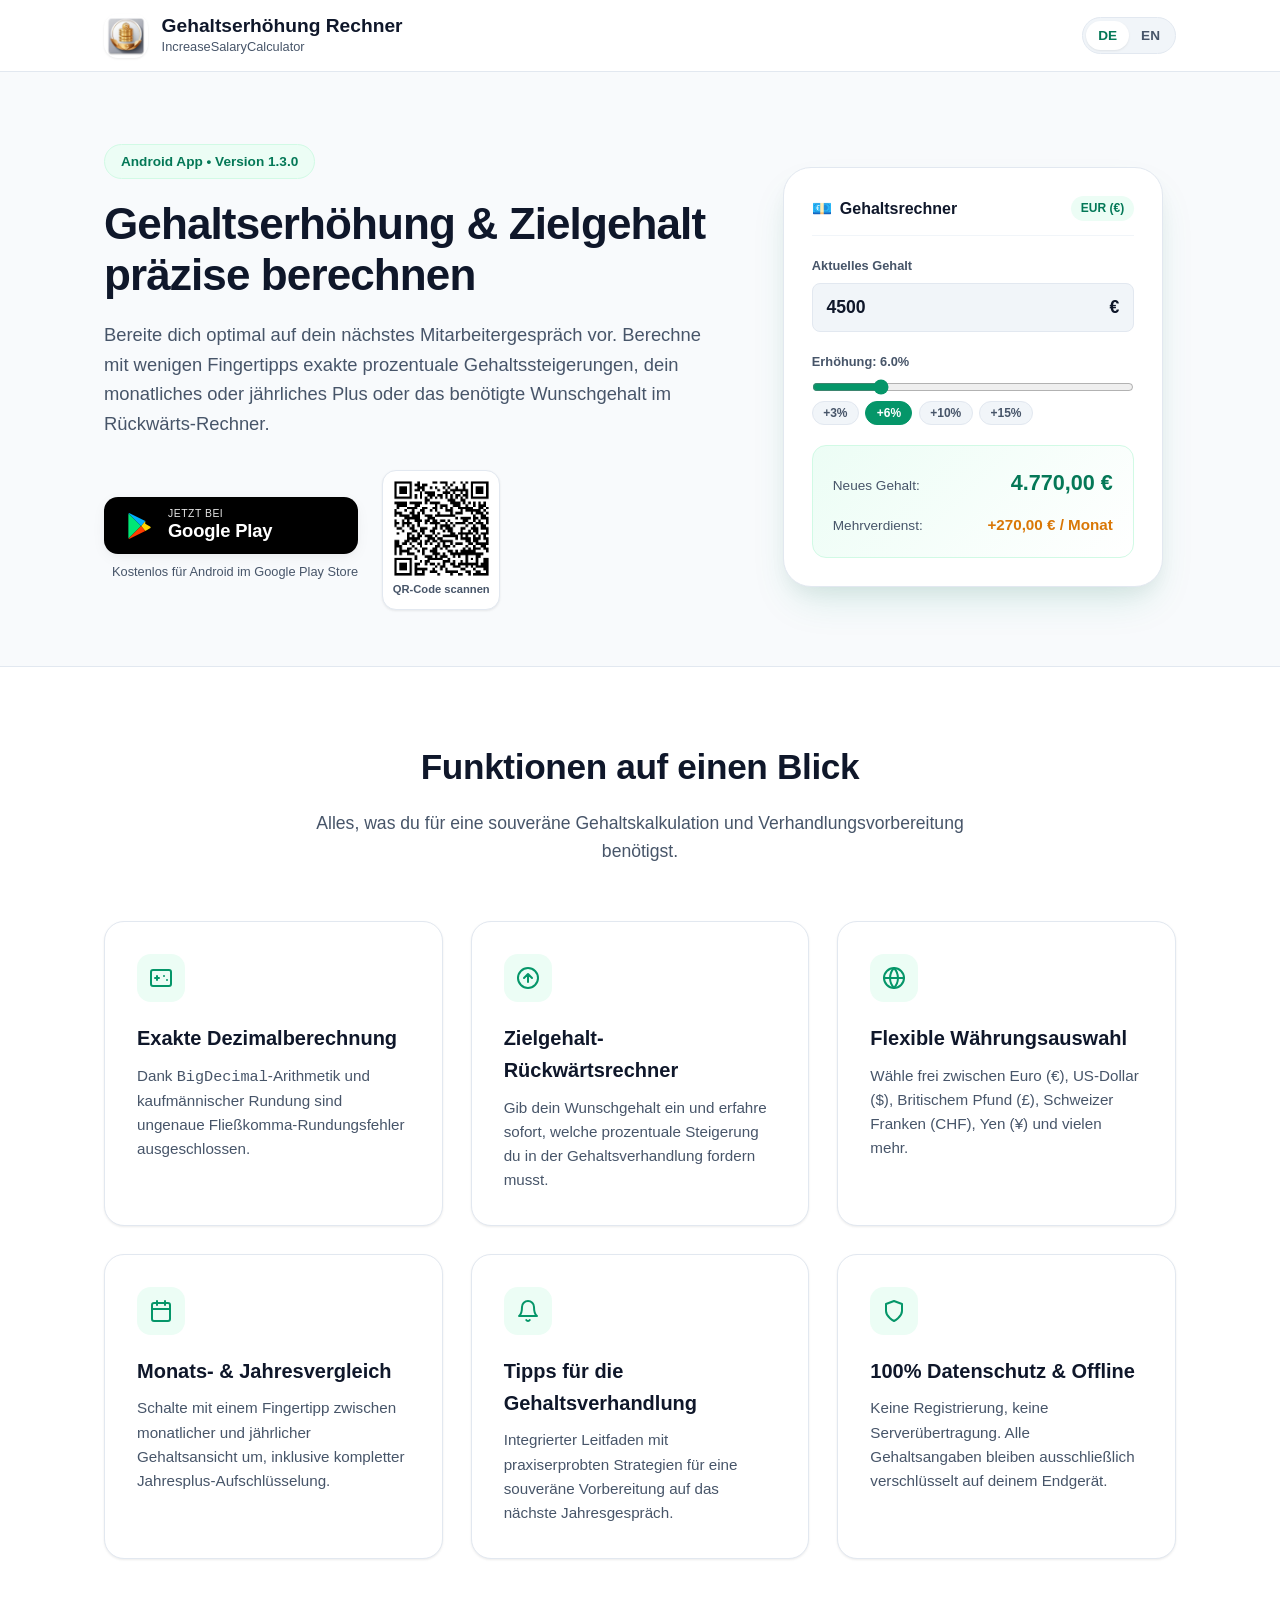
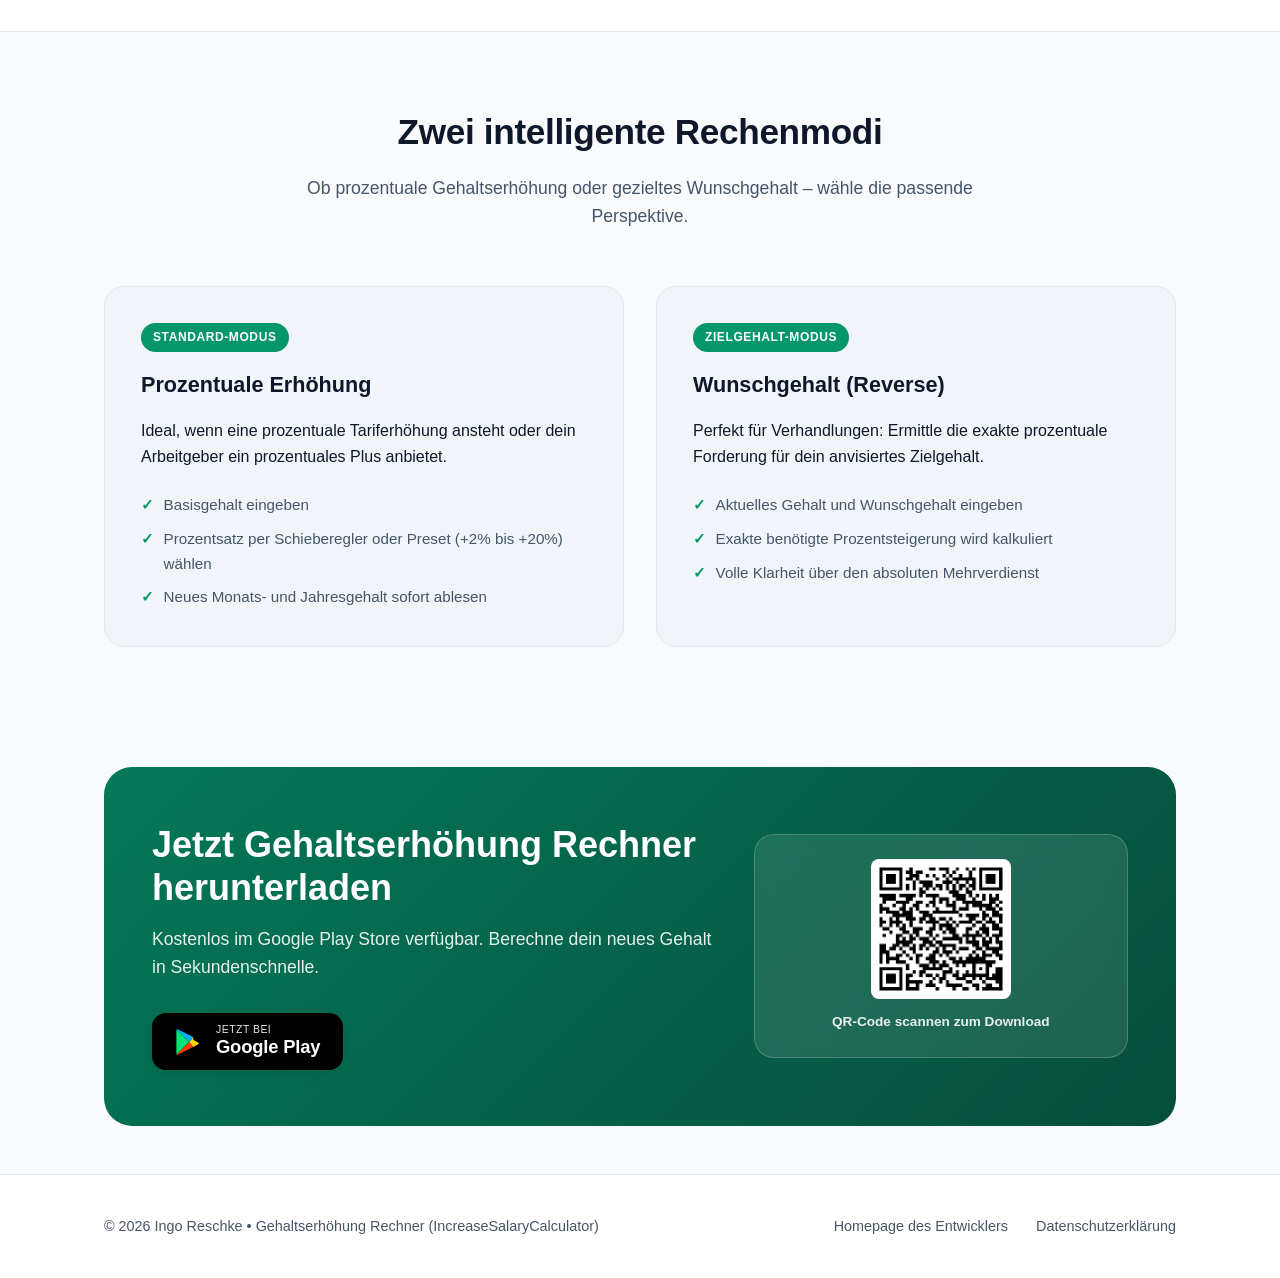
<file: website/index.html>
<!DOCTYPE html>
<html lang="de">
<head>
    <meta charset="UTF-8">
    <meta name="viewport" content="width=device-width, initial-scale=1.0">
    <title>Gehaltserhöhung Rechner - Android App</title>
    <meta name="description" content="Gehaltserhöhung Rechner (IncreaseSalaryCalculator) – Exakte kaufmännische Berechnung von Gehaltserhöhungen, Wunschgehältern und Mehrverdienst für Android.">
    <meta name="keywords" content="Gehaltserhöhung Rechner, Gehaltsrechner, Lohnanpassung, Zielgehalt berechnen, Android App, Gehaltsverhandlung">
    <meta name="theme-color" content="#059669">
    <link rel="stylesheet" href="css/style.css">
    <link rel="icon" href="img/icon.png" type="image/png">
</head>
<body>

    <!-- Header Navigation -->
    <header class="site-header">
        <div class="container">
            <nav class="nav-wrapper" aria-label="Hauptnavigation">
                <a href="index.html" class="brand">
                    <img src="img/icon.png" alt="Gehaltserhöhung Rechner App Icon" class="brand-icon" width="44" height="44">
                    <div class="brand-title">
                        <span class="brand-name">Gehaltserhöhung Rechner</span>
                        <span class="brand-subtitle">IncreaseSalaryCalculator</span>
                    </div>
                </a>
                <div class="header-actions">
                    <div class="lang-switch" role="group" aria-label="Sprachauswahl">
                        <a href="index.html" class="active" aria-current="page">DE</a>
                        <a href="index-en.html" title="Switch to English">EN</a>
                    </div>
                </div>
            </nav>
        </div>
    </header>

    <main id="main-content">
        <!-- Hero Section -->
        <section class="hero">
            <div class="container">
                <div class="hero-grid">
                    <div class="hero-content">
                        <div class="hero-badge">
                            <span>Android App • Version 1.3.0</span>
                        </div>
                        <h1>Gehaltserhöhung &amp; Zielgehalt präzise berechnen</h1>
                        <p class="lead">
                            Bereite dich optimal auf dein nächstes Mitarbeitergespräch vor. Berechne mit wenigen Fingertipps exakte prozentuale Gehaltssteigerungen, dein monatliches oder jährliches Plus oder das benötigte Wunschgehalt im Rückwärts-Rechner.
                        </p>
                        
                        <div class="download-cta-box">
                            <div class="cta-buttons">
                                <a href="https://play.google.com/store/apps/details?id=de.ingoreschke.increasesalarycalculator" target="_blank" rel="noopener noreferrer" class="play-badge-link" id="hero-play-button">
                                    <svg class="play-badge-svg" viewBox="0 0 512 512" fill="none" xmlns="http://www.w3.org/2000/svg" aria-hidden="true">
                                        <path d="M47.1 27.2C44.5 35.6 43 45.4 43 56.6v398.8c0 11.2 1.5 21 4.1 29.4l228.6-228.6L47.1 27.2z" fill="#00E676"/>
                                        <path d="M352.5 163.6L275.7 256.2l76.8 92.6 86.8-50.1c16.3-9.4 16.3-24.8 0-34.2l-86.8-50.9z" fill="#FFD600"/>
                                        <path d="M47.1 27.2c6.9-4.8 16.2-7.2 27.6-.6l277.8 137-76.8 92.6L47.1 27.2z" fill="#00B0FF"/>
                                        <path d="M275.7 256.2l76.8 92.6-277.8 137c-11.4 6.6-20.7 4.2-27.6-.6l228.6-229z" fill="#FF3D00"/>
                                    </svg>
                                    <div class="play-badge-text">
                                        <span class="play-badge-subtitle">Jetzt bei</span>
                                        <span class="play-badge-title">Google Play</span>
                                    </div>
                                </a>
                                <span class="cta-note">Kostenlos für Android im Google Play Store</span>
                            </div>

                            <div class="cta-qr">
                                <img src="img/qr_code_isc.png" alt="QR-Code zum Google Play Store Download" width="95" height="95">
                                <div class="cta-qr-label">QR-Code scannen</div>
                            </div>
                        </div>
                    </div>

                    <!-- Interactive Live Preview Mockup -->
                    <div class="hero-visual">
                        <div class="interactive-mockup" aria-label="Interaktive App-Vorschau">
                            <div class="mockup-header">
                                <div class="mockup-app-title">
                                    <span>💶</span> Gehaltsrechner
                                </div>
                                <div class="mockup-currency-badge" id="demo-curr-label">EUR (€)</div>
                            </div>

                            <div class="mockup-input-group">
                                <label class="mockup-label" for="demo-base">Aktuelles Gehalt</label>
                                <div class="mockup-input-field">
                                    <input type="number" id="demo-base" value="4500" min="0" step="50" aria-label="Basisgehalt">
                                    <span>€</span>
                                </div>
                            </div>

                            <div class="mockup-input-group">
                                <label class="mockup-label" for="demo-pct">Erhöhung: <strong id="demo-pct-val">6.0%</strong></label>
                                <input type="range" id="demo-pct" min="0" max="30" step="0.5" value="6" class="mockup-slider" aria-label="Prozent-Schieberegler">
                                <div class="mockup-chips">
                                    <button type="button" class="mockup-chip" onclick="setPreset(3)">+3%</button>
                                    <button type="button" class="mockup-chip active" onclick="setPreset(6)">+6%</button>
                                    <button type="button" class="mockup-chip" onclick="setPreset(10)">+10%</button>
                                    <button type="button" class="mockup-chip" onclick="setPreset(15)">+15%</button>
                                </div>
                            </div>

                            <div class="mockup-result-card">
                                <div class="mockup-result-row">
                                    <span class="mockup-result-label">Neues Gehalt:</span>
                                    <span class="mockup-result-value" id="demo-res-new">4.770,00 €</span>
                                </div>
                                <div class="mockup-result-row">
                                    <span class="mockup-result-label">Mehrverdienst:</span>
                                    <span class="mockup-result-diff" id="demo-res-diff">+270,00 € / Monat</span>
                                </div>
                            </div>
                        </div>
                    </div>
                </div>
            </div>
        </section>

        <!-- Features Section -->
        <section class="section section-alt" id="funktionen">
            <div class="container">
                <div class="section-header">
                    <h2>Funktionen auf einen Blick</h2>
                    <p>Alles, was du für eine souveräne Gehaltskalkulation und Verhandlungsvorbereitung benötigst.</p>
                </div>

                <div class="features-grid">
                    <div class="feature-card">
                        <div class="feature-icon" aria-hidden="true">
                            <svg viewBox="0 0 24 24" fill="none" stroke="currentColor" stroke-width="2" stroke-linecap="round" stroke-linejoin="round">
                                <rect x="2" y="4" width="20" height="16" rx="2"></rect>
                                <line x1="6" y1="12" x2="10" y2="12"></line>
                                <line x1="8" y1="10" x2="8" y2="14"></line>
                                <line x1="15" y1="10" x2="15" y2="10.01"></line>
                                <line x1="18" y1="14" x2="18" y2="14.01"></line>
                            </svg>
                        </div>
                        <h3>Exakte Dezimalberechnung</h3>
                        <p>Dank <code>BigDecimal</code>-Arithmetik und kaufmännischer Rundung sind ungenaue Fließkomma-Rundungsfehler ausgeschlossen.</p>
                    </div>

                    <div class="feature-card">
                        <div class="feature-icon" aria-hidden="true">
                            <svg viewBox="0 0 24 24" fill="none" stroke="currentColor" stroke-width="2" stroke-linecap="round" stroke-linejoin="round">
                                <circle cx="12" cy="12" r="10"></circle>
                                <path d="M16 12l-4-4-4 4M12 16V9"></path>
                            </svg>
                        </div>
                        <h3>Zielgehalt-Rückwärtsrechner</h3>
                        <p>Gib dein Wunschgehalt ein und erfahre sofort, welche prozentuale Steigerung du in der Gehaltsverhandlung fordern musst.</p>
                    </div>

                    <div class="feature-card">
                        <div class="feature-icon" aria-hidden="true">
                            <svg viewBox="0 0 24 24" fill="none" stroke="currentColor" stroke-width="2" stroke-linecap="round" stroke-linejoin="round">
                                <circle cx="12" cy="12" r="10"></circle>
                                <line x1="2" y1="12" x2="22" y2="12"></line>
                                <path d="M12 2a15.3 15.3 0 0 1 4 10 15.3 15.3 0 0 1-4 10 15.3 15.3 0 0 1-4-10 15.3 15.3 0 0 1 4-10z"></path>
                            </svg>
                        </div>
                        <h3>Flexible Währungsauswahl</h3>
                        <p>Wähle frei zwischen Euro (€), US-Dollar ($), Britischem Pfund (£), Schweizer Franken (CHF), Yen (¥) und vielen mehr.</p>
                    </div>

                    <div class="feature-card">
                        <div class="feature-icon" aria-hidden="true">
                            <svg viewBox="0 0 24 24" fill="none" stroke="currentColor" stroke-width="2" stroke-linecap="round" stroke-linejoin="round">
                                <rect x="3" y="4" width="18" height="18" rx="2" ry="2"></rect>
                                <line x1="16" y1="2" x2="16" y2="6"></line>
                                <line x1="8" y1="2" x2="8" y2="6"></line>
                                <line x1="3" y1="10" x2="21" y2="10"></line>
                            </svg>
                        </div>
                        <h3>Monats- &amp; Jahresvergleich</h3>
                        <p>Schalte mit einem Fingertipp zwischen monatlicher und jährlicher Gehaltsansicht um, inklusive kompletter Jahresplus-Aufschlüsselung.</p>
                    </div>

                    <div class="feature-card">
                        <div class="feature-icon" aria-hidden="true">
                            <svg viewBox="0 0 24 24" fill="none" stroke="currentColor" stroke-width="2" stroke-linecap="round" stroke-linejoin="round">
                                <path d="M18 8A6 6 0 0 0 6 8c0 7-3 9-3 9h18s-3-2-3-9"></path>
                                <path d="M13.73 21a2 2 0 0 1-3.46 0"></path>
                            </svg>
                        </div>
                        <h3>Tipps für die Gehaltsverhandlung</h3>
                        <p>Integrierter Leitfaden mit praxiserprobten Strategien für eine souveräne Vorbereitung auf das nächste Jahresgespräch.</p>
                    </div>

                    <div class="feature-card">
                        <div class="feature-icon" aria-hidden="true">
                            <svg viewBox="0 0 24 24" fill="none" stroke="currentColor" stroke-width="2" stroke-linecap="round" stroke-linejoin="round">
                                <path d="M12 22s8-4 8-10V5l-8-3-8 3v7c0 6 8 10 8 10z"></path>
                            </svg>
                        </div>
                        <h3>100% Datenschutz &amp; Offline</h3>
                        <p>Keine Registrierung, keine Serverübertragung. Alle Gehaltsangaben bleiben ausschließlich verschlüsselt auf deinem Endgerät.</p>
                    </div>
                </div>
            </div>
        </section>

        <!-- Calculation Modes Comparison -->
        <section class="section" id="modi">
            <div class="container">
                <div class="section-header">
                    <h2>Zwei intelligente Rechenmodi</h2>
                    <p>Ob prozentuale Gehaltserhöhung oder gezieltes Wunschgehalt – wähle die passende Perspektive.</p>
                </div>

                <div class="modes-grid">
                    <div class="mode-card">
                        <span class="mode-badge">Standard-Modus</span>
                        <h3>Prozentuale Erhöhung</h3>
                        <p>Ideal, wenn eine prozentuale Tariferhöhung ansteht oder dein Arbeitgeber ein prozentuales Plus anbietet.</p>
                        <ul>
                            <li>Basisgehalt eingeben</li>
                            <li>Prozentsatz per Schieberegler oder Preset (+2% bis +20%) wählen</li>
                            <li>Neues Monats- und Jahresgehalt sofort ablesen</li>
                        </ul>
                    </div>

                    <div class="mode-card">
                        <span class="mode-badge">Zielgehalt-Modus</span>
                        <h3>Wunschgehalt (Reverse)</h3>
                        <p>Perfekt für Verhandlungen: Ermittle die exakte prozentuale Forderung für dein anvisiertes Zielgehalt.</p>
                        <ul>
                            <li>Aktuelles Gehalt und Wunschgehalt eingeben</li>
                            <li>Exakte benötigte Prozentsteigerung wird kalkuliert</li>
                            <li>Volle Klarheit über den absoluten Mehrverdienst</li>
                        </ul>
                    </div>
                </div>
            </div>
        </section>

        <!-- Download CTA Section -->
        <section class="container" id="download">
            <div class="download-section">
                <div class="download-inner">
                    <div class="download-content">
                        <h2>Jetzt Gehaltserhöhung Rechner herunterladen</h2>
                        <p>Kostenlos im Google Play Store verfügbar. Berechne dein neues Gehalt in Sekundenschnelle.</p>
                        <div class="download-actions">
                            <a href="https://play.google.com/store/apps/details?id=de.ingoreschke.increasesalarycalculator" target="_blank" rel="noopener noreferrer" class="play-badge-link" id="footer-play-button">
                                <svg class="play-badge-svg" viewBox="0 0 512 512" fill="none" xmlns="http://www.w3.org/2000/svg" aria-hidden="true">
                                    <path d="M47.1 27.2C44.5 35.6 43 45.4 43 56.6v398.8c0 11.2 1.5 21 4.1 29.4l228.6-228.6L47.1 27.2z" fill="#00E676"/>
                                    <path d="M352.5 163.6L275.7 256.2l76.8 92.6 86.8-50.1c16.3-9.4 16.3-24.8 0-34.2l-86.8-50.9z" fill="#FFD600"/>
                                    <path d="M47.1 27.2c6.9-4.8 16.2-7.2 27.6-.6l277.8 137-76.8 92.6L47.1 27.2z" fill="#00B0FF"/>
                                    <path d="M275.7 256.2l76.8 92.6-277.8 137c-11.4 6.6-20.7 4.2-27.6-.6l228.6-229z" fill="#FF3D00"/>
                                </svg>
                                <div class="play-badge-text">
                                    <span class="play-badge-subtitle">Jetzt bei</span>
                                    <span class="play-badge-title">Google Play</span>
                                </div>
                            </a>
                        </div>
                    </div>

                    <div class="download-qr-box">
                        <img src="img/qr_code_isc.png" alt="QR-Code zum Download der App" width="140" height="140">
                        <span>QR-Code scannen zum Download</span>
                    </div>
                </div>
            </div>
        </section>
    </main>

    <!-- Footer -->
    <footer class="site-footer">
        <div class="container">
            <div class="footer-inner">
                <div class="footer-copy">
                    &copy; 2026 Ingo Reschke • Gehaltserhöhung Rechner (IncreaseSalaryCalculator)
                </div>
                <div class="footer-links">
                    <a href="https://ingo-reschke.de/" target="_blank" rel="noopener noreferrer">Homepage des Entwicklers</a>
                    <a href="privacypolicy.html">Datenschutzerklärung</a>
                </div>
            </div>
        </div>
    </footer>

    <!-- Interactive Demo Script -->
    <script>
        const baseInput = document.getElementById('demo-base');
        const pctInput = document.getElementById('demo-pct');
        const pctLabel = document.getElementById('demo-pct-val');
        const resNew = document.getElementById('demo-res-new');
        const resDiff = document.getElementById('demo-res-diff');
        const chips = document.querySelectorAll('.mockup-chip');

        function formatCurrency(val) {
            return new Intl.NumberFormat('de-DE', { style: 'currency', currency: 'EUR' }).format(val);
        }

        function updateCalc() {
            const base = parseFloat(baseInput.value) || 0;
            const pct = parseFloat(pctInput.value) || 0;
            pctLabel.textContent = pct.toFixed(1) + '%';
            
            const diff = base * (pct / 100);
            const total = base + diff;

            resNew.textContent = formatCurrency(total);
            resDiff.textContent = '+' + formatCurrency(diff) + ' / Monat';
        }

        function setPreset(val) {
            pctInput.value = val;
            chips.forEach(chip => {
                chip.classList.toggle('active', chip.textContent.includes(val + '%'));
            });
            updateCalc();
        }

        baseInput.addEventListener('input', updateCalc);
        pctInput.addEventListener('input', () => {
            chips.forEach(chip => chip.classList.remove('active'));
            updateCalc();
        });

        updateCalc();
    </script>

</body>
</html>
</file>
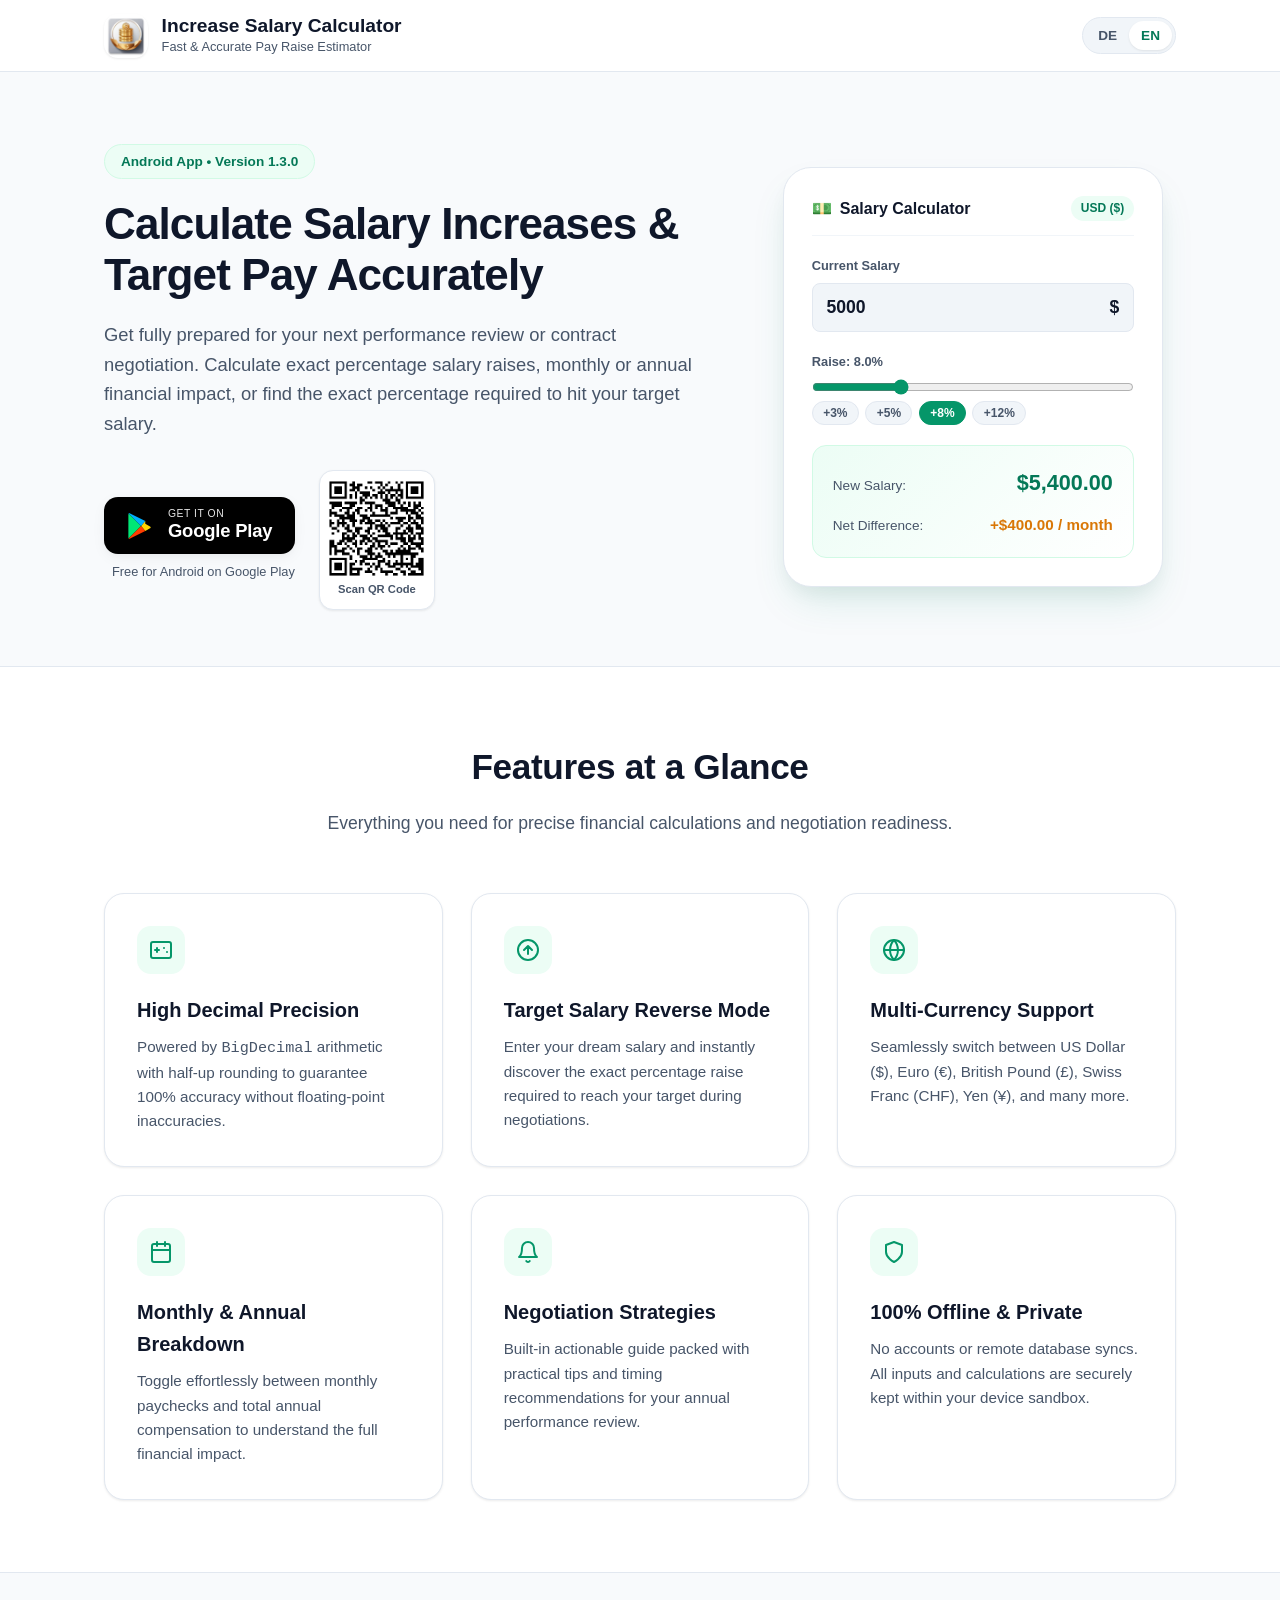
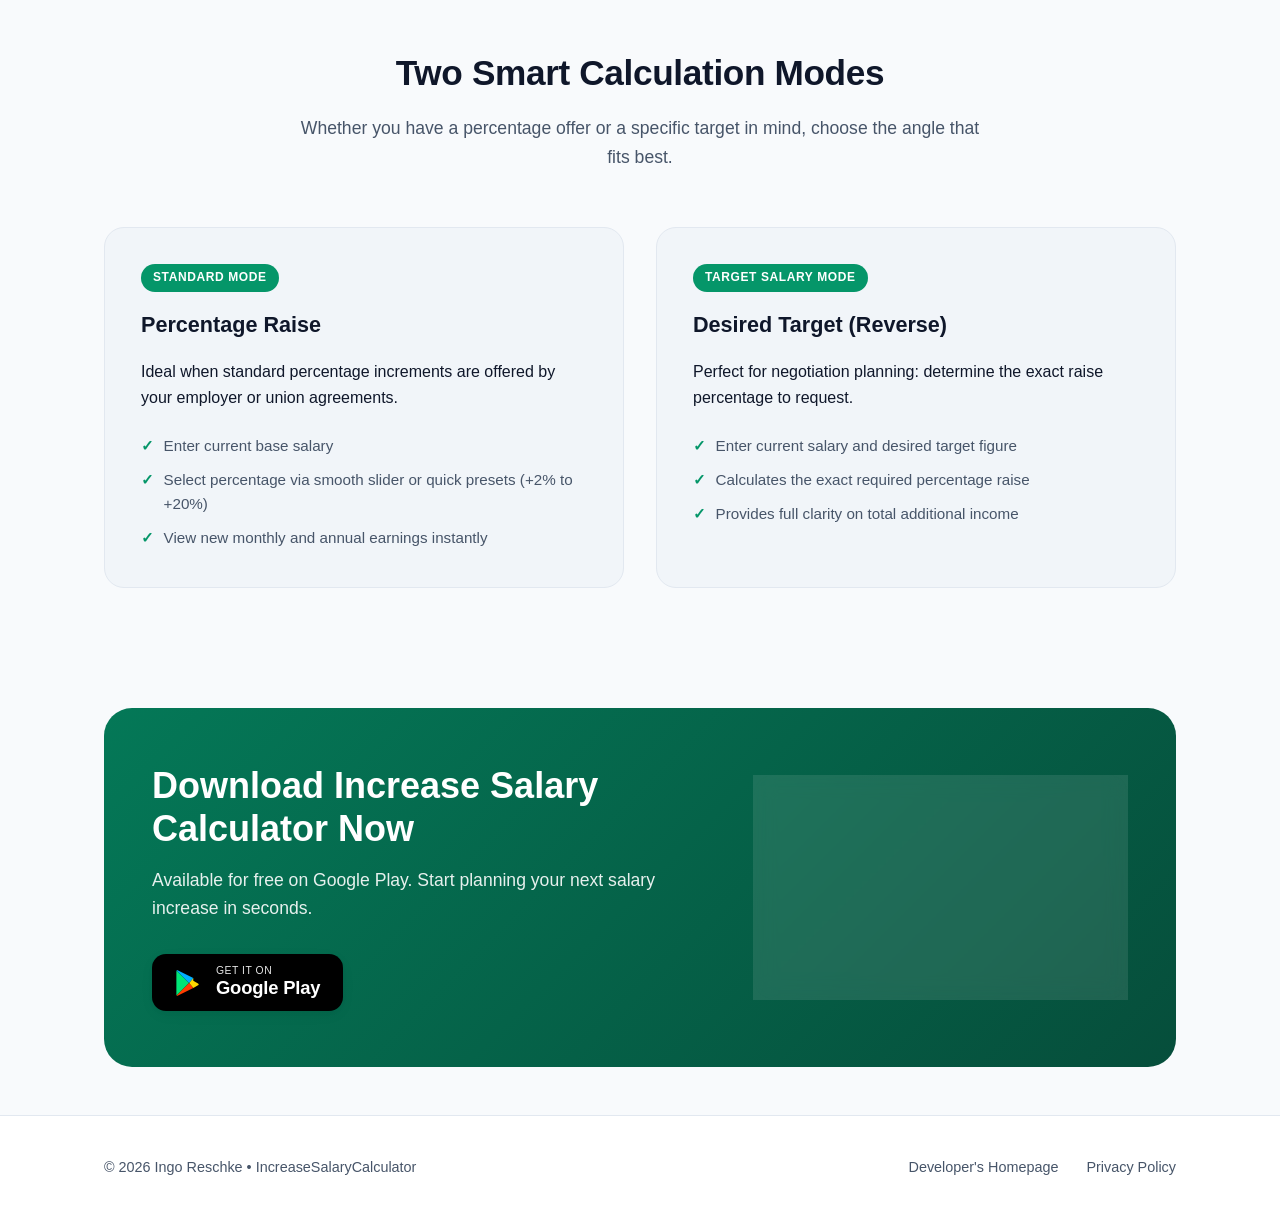
<file: website/index-en.html>
<!DOCTYPE html>
<html lang="en">
<head>
    <meta charset="UTF-8">
    <meta name="viewport" content="width=device-width, initial-scale=1.0">
    <title>Increase Salary Calculator - Android App</title>
    <meta name="description" content="IncreaseSalaryCalculator – Fast, accurate salary raise and target pay calculator for Android with multi-currency support and negotiation tips.">
    <meta name="keywords" content="Salary Increase Calculator, Pay Raise Calculator, Target Salary, Salary Negotiation, Android App">
    <meta name="theme-color" content="#059669">
    <link rel="stylesheet" href="css/style.css">
    <link rel="icon" href="img/icon.png" type="image/png">
</head>
<body>

    <!-- Header Navigation -->
    <header class="site-header">
        <div class="container">
            <nav class="nav-wrapper" aria-label="Main Navigation">
                <a href="index-en.html" class="brand">
                    <img src="img/icon.png" alt="Increase Salary Calculator App Icon" class="brand-icon" width="44" height="44">
                    <div class="brand-title">
                        <span class="brand-name">Increase Salary Calculator</span>
                        <span class="brand-subtitle">Fast &amp; Accurate Pay Raise Estimator</span>
                    </div>
                </a>
                <div class="header-actions">
                    <div class="lang-switch" role="group" aria-label="Language Selector">
                        <a href="index.html" title="Zur deutschen Version">DE</a>
                        <a href="index-en.html" class="active" aria-current="page">EN</a>
                    </div>
                </div>
            </nav>
        </div>
    </header>

    <main id="main-content">
        <!-- Hero Section -->
        <section class="hero">
            <div class="container">
                <div class="hero-grid">
                    <div class="hero-content">
                        <div class="hero-badge">
                            <span>Android App • Version 1.3.0</span>
                        </div>
                        <h1>Calculate Salary Increases &amp; Target Pay Accurately</h1>
                        <p class="lead">
                            Get fully prepared for your next performance review or contract negotiation. Calculate exact percentage salary raises, monthly or annual financial impact, or find the exact percentage required to hit your target salary.
                        </p>
                        
                        <div class="download-cta-box">
                            <div class="cta-buttons">
                                <a href="https://play.google.com/store/apps/details?id=de.ingoreschke.increasesalarycalculator" target="_blank" rel="noopener noreferrer" class="play-badge-link" id="hero-play-button">
                                    <svg class="play-badge-svg" viewBox="0 0 512 512" fill="none" xmlns="http://www.w3.org/2000/svg" aria-hidden="true">
                                        <path d="M47.1 27.2C44.5 35.6 43 45.4 43 56.6v398.8c0 11.2 1.5 21 4.1 29.4l228.6-228.6L47.1 27.2z" fill="#00E676"/>
                                        <path d="M352.5 163.6L275.7 256.2l76.8 92.6 86.8-50.1c16.3-9.4 16.3-24.8 0-34.2l-86.8-50.9z" fill="#FFD600"/>
                                        <path d="M47.1 27.2c6.9-4.8 16.2-7.2 27.6-.6l277.8 137-76.8 92.6L47.1 27.2z" fill="#00B0FF"/>
                                        <path d="M275.7 256.2l76.8 92.6-277.8 137c-11.4 6.6-20.7 4.2-27.6-.6l228.6-229z" fill="#FF3D00"/>
                                    </svg>
                                    <div class="play-badge-text">
                                        <span class="play-badge-subtitle">GET IT ON</span>
                                        <span class="play-badge-title">Google Play</span>
                                    </div>
                                </a>
                                <span class="cta-note">Free for Android on Google Play</span>
                            </div>

                            <div class="cta-qr">
                                <img src="img/qr_code_isc.png" alt="QR Code for Google Play Store download" width="95" height="95">
                                <div class="cta-qr-label">Scan QR Code</div>
                            </div>
                        </div>
                    </div>

                    <!-- Interactive Live Preview Mockup -->
                    <div class="hero-visual">
                        <div class="interactive-mockup" aria-label="Interactive App Preview">
                            <div class="mockup-header">
                                <div class="mockup-app-title">
                                    <span>💵</span> Salary Calculator
                                </div>
                                <div class="mockup-currency-badge" id="demo-curr-label">USD ($)</div>
                            </div>

                            <div class="mockup-input-group">
                                <label class="mockup-label" for="demo-base">Current Salary</label>
                                <div class="mockup-input-field">
                                    <input type="number" id="demo-base" value="5000" min="0" step="100" aria-label="Base salary">
                                    <span>$</span>
                                </div>
                            </div>

                            <div class="mockup-input-group">
                                <label class="mockup-label" for="demo-pct">Raise: <strong id="demo-pct-val">8.0%</strong></label>
                                <input type="range" id="demo-pct" min="0" max="30" step="0.5" value="8" class="mockup-slider" aria-label="Percentage slider">
                                <div class="mockup-chips">
                                    <button type="button" class="mockup-chip" onclick="setPreset(3)">+3%</button>
                                    <button type="button" class="mockup-chip" onclick="setPreset(5)">+5%</button>
                                    <button type="button" class="mockup-chip active" onclick="setPreset(8)">+8%</button>
                                    <button type="button" class="mockup-chip" onclick="setPreset(12)">+12%</button>
                                </div>
                            </div>

                            <div class="mockup-result-card">
                                <div class="mockup-result-row">
                                    <span class="mockup-result-label">New Salary:</span>
                                    <span class="mockup-result-value" id="demo-res-new">$5,400.00</span>
                                </div>
                                <div class="mockup-result-row">
                                    <span class="mockup-result-label">Net Difference:</span>
                                    <span class="mockup-result-diff" id="demo-res-diff">+$400.00 / month</span>
                                </div>
                            </div>
                        </div>
                    </div>
                </div>
            </div>
        </section>

        <!-- Features Section -->
        <section class="section section-alt" id="features">
            <div class="container">
                <div class="section-header">
                    <h2>Features at a Glance</h2>
                    <p>Everything you need for precise financial calculations and negotiation readiness.</p>
                </div>

                <div class="features-grid">
                    <div class="feature-card">
                        <div class="feature-icon" aria-hidden="true">
                            <svg viewBox="0 0 24 24" fill="none" stroke="currentColor" stroke-width="2" stroke-linecap="round" stroke-linejoin="round">
                                <rect x="2" y="4" width="20" height="16" rx="2"></rect>
                                <line x1="6" y1="12" x2="10" y2="12"></line>
                                <line x1="8" y1="10" x2="8" y2="14"></line>
                                <line x1="15" y1="10" x2="15" y2="10.01"></line>
                                <line x1="18" y1="14" x2="18" y2="14.01"></line>
                            </svg>
                        </div>
                        <h3>High Decimal Precision</h3>
                        <p>Powered by <code>BigDecimal</code> arithmetic with half-up rounding to guarantee 100% accuracy without floating-point inaccuracies.</p>
                    </div>

                    <div class="feature-card">
                        <div class="feature-icon" aria-hidden="true">
                            <svg viewBox="0 0 24 24" fill="none" stroke="currentColor" stroke-width="2" stroke-linecap="round" stroke-linejoin="round">
                                <circle cx="12" cy="12" r="10"></circle>
                                <path d="M16 12l-4-4-4 4M12 16V9"></path>
                            </svg>
                        </div>
                        <h3>Target Salary Reverse Mode</h3>
                        <p>Enter your dream salary and instantly discover the exact percentage raise required to reach your target during negotiations.</p>
                    </div>

                    <div class="feature-card">
                        <div class="feature-icon" aria-hidden="true">
                            <svg viewBox="0 0 24 24" fill="none" stroke="currentColor" stroke-width="2" stroke-linecap="round" stroke-linejoin="round">
                                <circle cx="12" cy="12" r="10"></circle>
                                <line x1="2" y1="12" x2="22" y2="12"></line>
                                <path d="M12 2a15.3 15.3 0 0 1 4 10 15.3 15.3 0 0 1-4 10 15.3 15.3 0 0 1-4-10 15.3 15.3 0 0 1 4-10z"></path>
                            </svg>
                        </div>
                        <h3>Multi-Currency Support</h3>
                        <p>Seamlessly switch between US Dollar ($), Euro (€), British Pound (£), Swiss Franc (CHF), Yen (¥), and many more.</p>
                    </div>

                    <div class="feature-card">
                        <div class="feature-icon" aria-hidden="true">
                            <svg viewBox="0 0 24 24" fill="none" stroke="currentColor" stroke-width="2" stroke-linecap="round" stroke-linejoin="round">
                                <rect x="3" y="4" width="18" height="18" rx="2" ry="2"></rect>
                                <line x1="16" y1="2" x2="16" y2="6"></line>
                                <line x1="8" y1="2" x2="8" y2="6"></line>
                                <line x1="3" y1="10" x2="21" y2="10"></line>
                            </svg>
                        </div>
                        <h3>Monthly &amp; Annual Breakdown</h3>
                        <p>Toggle effortlessly between monthly paychecks and total annual compensation to understand the full financial impact.</p>
                    </div>

                    <div class="feature-card">
                        <div class="feature-icon" aria-hidden="true">
                            <svg viewBox="0 0 24 24" fill="none" stroke="currentColor" stroke-width="2" stroke-linecap="round" stroke-linejoin="round">
                                <path d="M18 8A6 6 0 0 0 6 8c0 7-3 9-3 9h18s-3-2-3-9"></path>
                                <path d="M13.73 21a2 2 0 0 1-3.46 0"></path>
                            </svg>
                        </div>
                        <h3>Negotiation Strategies</h3>
                        <p>Built-in actionable guide packed with practical tips and timing recommendations for your annual performance review.</p>
                    </div>

                    <div class="feature-card">
                        <div class="feature-icon" aria-hidden="true">
                            <svg viewBox="0 0 24 24" fill="none" stroke="currentColor" stroke-width="2" stroke-linecap="round" stroke-linejoin="round">
                                <path d="M12 22s8-4 8-10V5l-8-3-8 3v7c0 6 8 10 8 10z"></path>
                            </svg>
                        </div>
                        <h3>100% Offline &amp; Private</h3>
                        <p>No accounts or remote database syncs. All inputs and calculations are securely kept within your device sandbox.</p>
                    </div>
                </div>
            </div>
        </section>

        <!-- Calculation Modes Comparison -->
        <section class="section" id="modes">
            <div class="container">
                <div class="section-header">
                    <h2>Two Smart Calculation Modes</h2>
                    <p>Whether you have a percentage offer or a specific target in mind, choose the angle that fits best.</p>
                </div>

                <div class="modes-grid">
                    <div class="mode-card">
                        <span class="mode-badge">Standard Mode</span>
                        <h3>Percentage Raise</h3>
                        <p>Ideal when standard percentage increments are offered by your employer or union agreements.</p>
                        <ul>
                            <li>Enter current base salary</li>
                            <li>Select percentage via smooth slider or quick presets (+2% to +20%)</li>
                            <li>View new monthly and annual earnings instantly</li>
                        </ul>
                    </div>

                    <div class="mode-card">
                        <span class="mode-badge">Target Salary Mode</span>
                        <h3>Desired Target (Reverse)</h3>
                        <p>Perfect for negotiation planning: determine the exact raise percentage to request.</p>
                        <ul>
                            <li>Enter current salary and desired target figure</li>
                            <li>Calculates the exact required percentage raise</li>
                            <li>Provides full clarity on total additional income</li>
                        </ul>
                    </div>
                </div>
            </div>
        </section>

        <!-- Download CTA Section -->
        <section class="container" id="download">
            <div class="download-section">
                <div class="download-inner">
                    <div class="download-content">
                        <h2>Download Increase Salary Calculator Now</h2>
                        <p>Available for free on Google Play. Start planning your next salary increase in seconds.</p>
                        <div class="download-actions">
                            <a href="https://play.google.com/store/apps/details?id=de.ingoreschke.increasesalarycalculator" target="_blank" rel="noopener noreferrer" class="play-badge-link" id="footer-play-button">
                                <svg class="play-badge-svg" viewBox="0 0 512 512" fill="none" xmlns="http://www.w3.org/2000/svg" aria-hidden="true">
                                    <path d="M47.1 27.2C44.5 35.6 43 45.4 43 56.6v398.8c0 11.2 1.5 21 4.1 29.4l228.6-228.6L47.1 27.2z" fill="#00E676"/>
                                    <path d="M352.5 163.6L275.7 256.2l76.8 92.6 86.8-50.1c16.3-9.4 16.3-24.8 0-34.2l-86.8-50.9z" fill="#FFD600"/>
                                    <path d="M47.1 27.2c6.9-4.8 16.2-7.2 27.6-.6l277.8 137-76.8 92.6L47.1 27.2z" fill="#00B0FF"/>
                                    <path d="M275.7 256.2l76.8 92.6-277.8 137c-11.4 6.6-20.7 4.2-27.6-.6l228.6-229z" fill="#FF3D00"/>
                                </svg>
                                <div class="play-badge-text">
                                    <span class="play-badge-subtitle">GET IT ON</span>
                                    <span class="play-badge-title">Google Play</span>
                                </div>
                            </a>
                        </div>
                    </div>

                    <div class="download-qr-box">
                        <img src="img/qr_code_isc.png" alt="QR code to download IncreaseSalaryCalculator" width="140" height="140">
                        <span>Scan QR Code to download</span>
                    </div>
                </div>
            </div>
        </section>
    </main>

    <!-- Footer -->
    <footer class="site-footer">
        <div class="container">
            <div class="footer-inner">
                <div class="footer-copy">
                    &copy; 2026 Ingo Reschke • IncreaseSalaryCalculator
                </div>
                <div class="footer-links">
                    <a href="https://ingo-reschke.de/" target="_blank" rel="noopener noreferrer">Developer's Homepage</a>
                    <a href="privacypolicy.html">Privacy Policy</a>
                </div>
            </div>
        </div>
    </footer>

    <!-- Interactive Demo Script -->
    <script>
        const baseInput = document.getElementById('demo-base');
        const pctInput = document.getElementById('demo-pct');
        const pctLabel = document.getElementById('demo-pct-val');
        const resNew = document.getElementById('demo-res-new');
        const resDiff = document.getElementById('demo-res-diff');
        const chips = document.querySelectorAll('.mockup-chip');

        function formatCurrency(val) {
            return new Intl.NumberFormat('en-US', { style: 'currency', currency: 'USD' }).format(val);
        }

        function updateCalc() {
            const base = parseFloat(baseInput.value) || 0;
            const pct = parseFloat(pctInput.value) || 0;
            pctLabel.textContent = pct.toFixed(1) + '%';
            
            const diff = base * (pct / 100);
            const total = base + diff;

            resNew.textContent = formatCurrency(total);
            resDiff.textContent = '+' + formatCurrency(diff) + ' / month';
        }

        function setPreset(val) {
            pctInput.value = val;
            chips.forEach(chip => {
                chip.classList.toggle('active', chip.textContent.includes(val + '%'));
            });
            updateCalc();
        }

        baseInput.addEventListener('input', updateCalc);
        pctInput.addEventListener('input', () => {
            chips.forEach(chip => chip.classList.remove('active'));
            updateCalc();
        });

        updateCalc();
    </script>

</body>
</html>
</file>
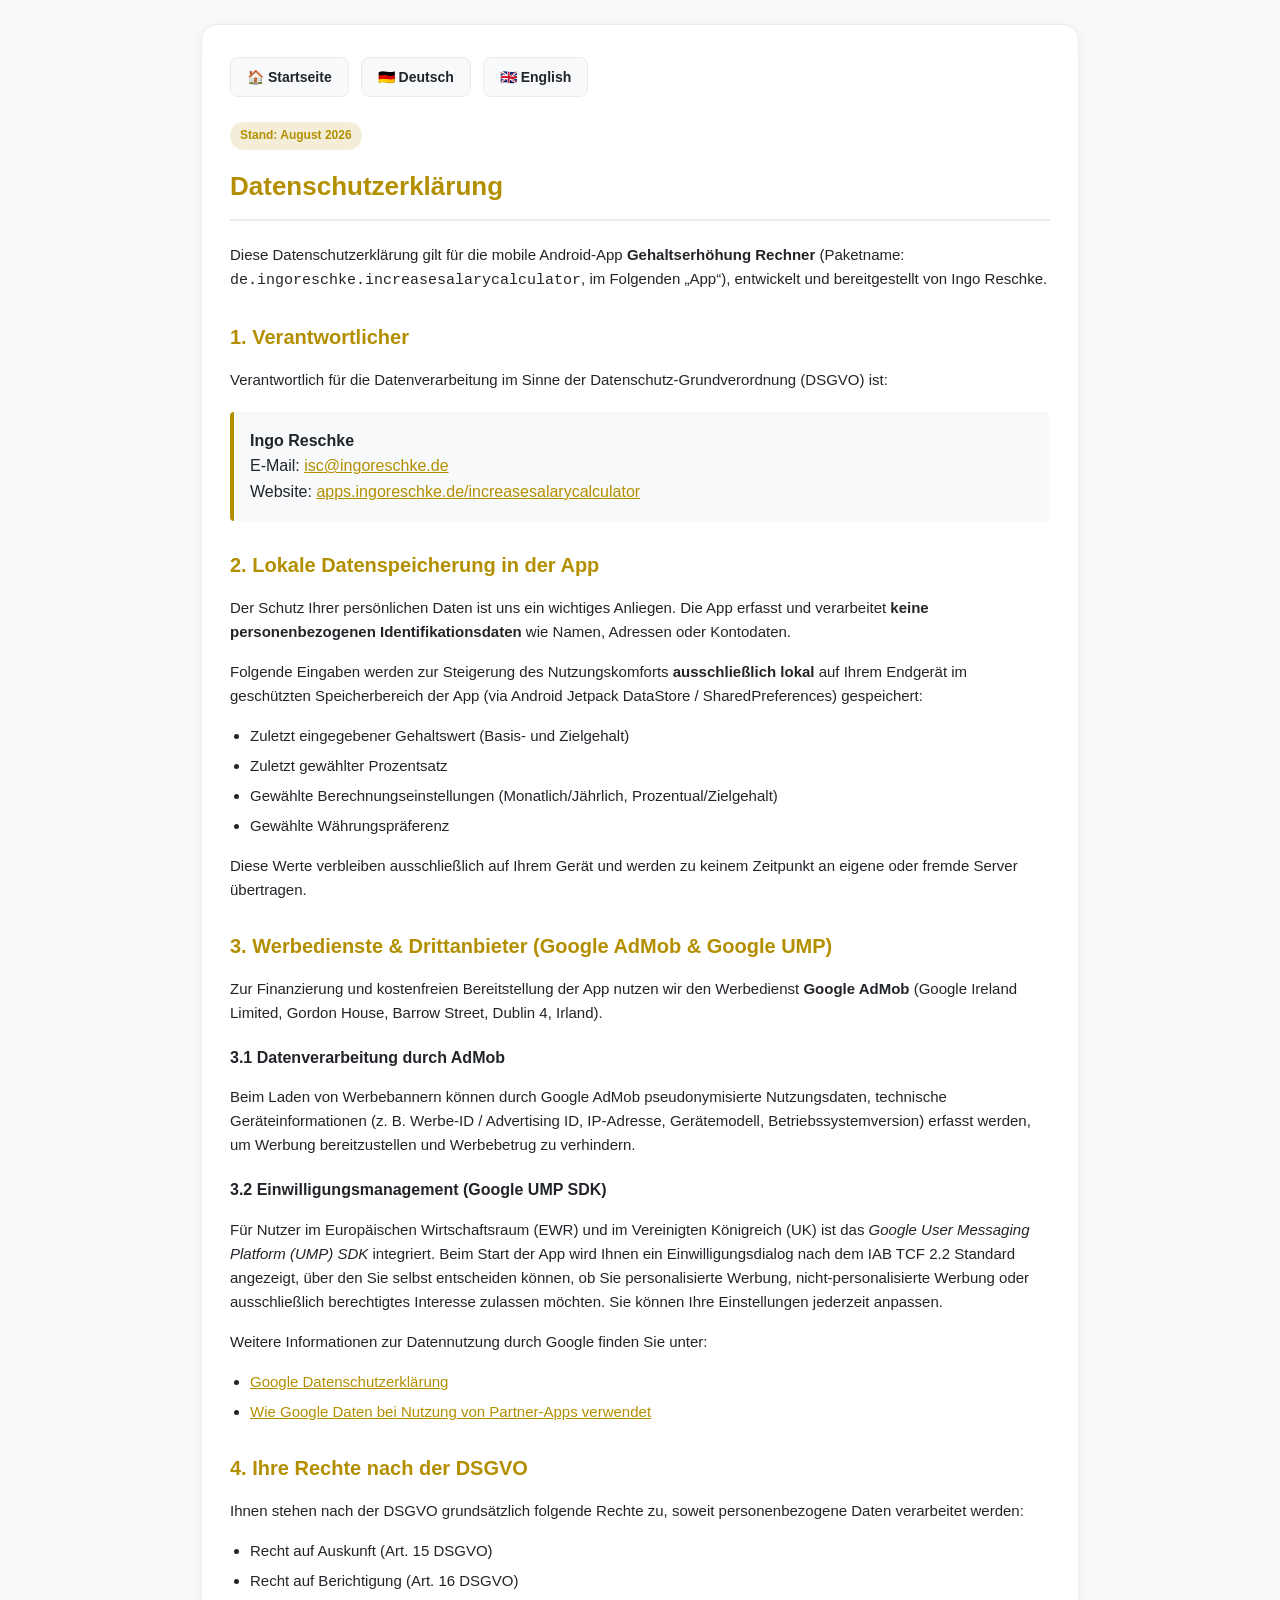
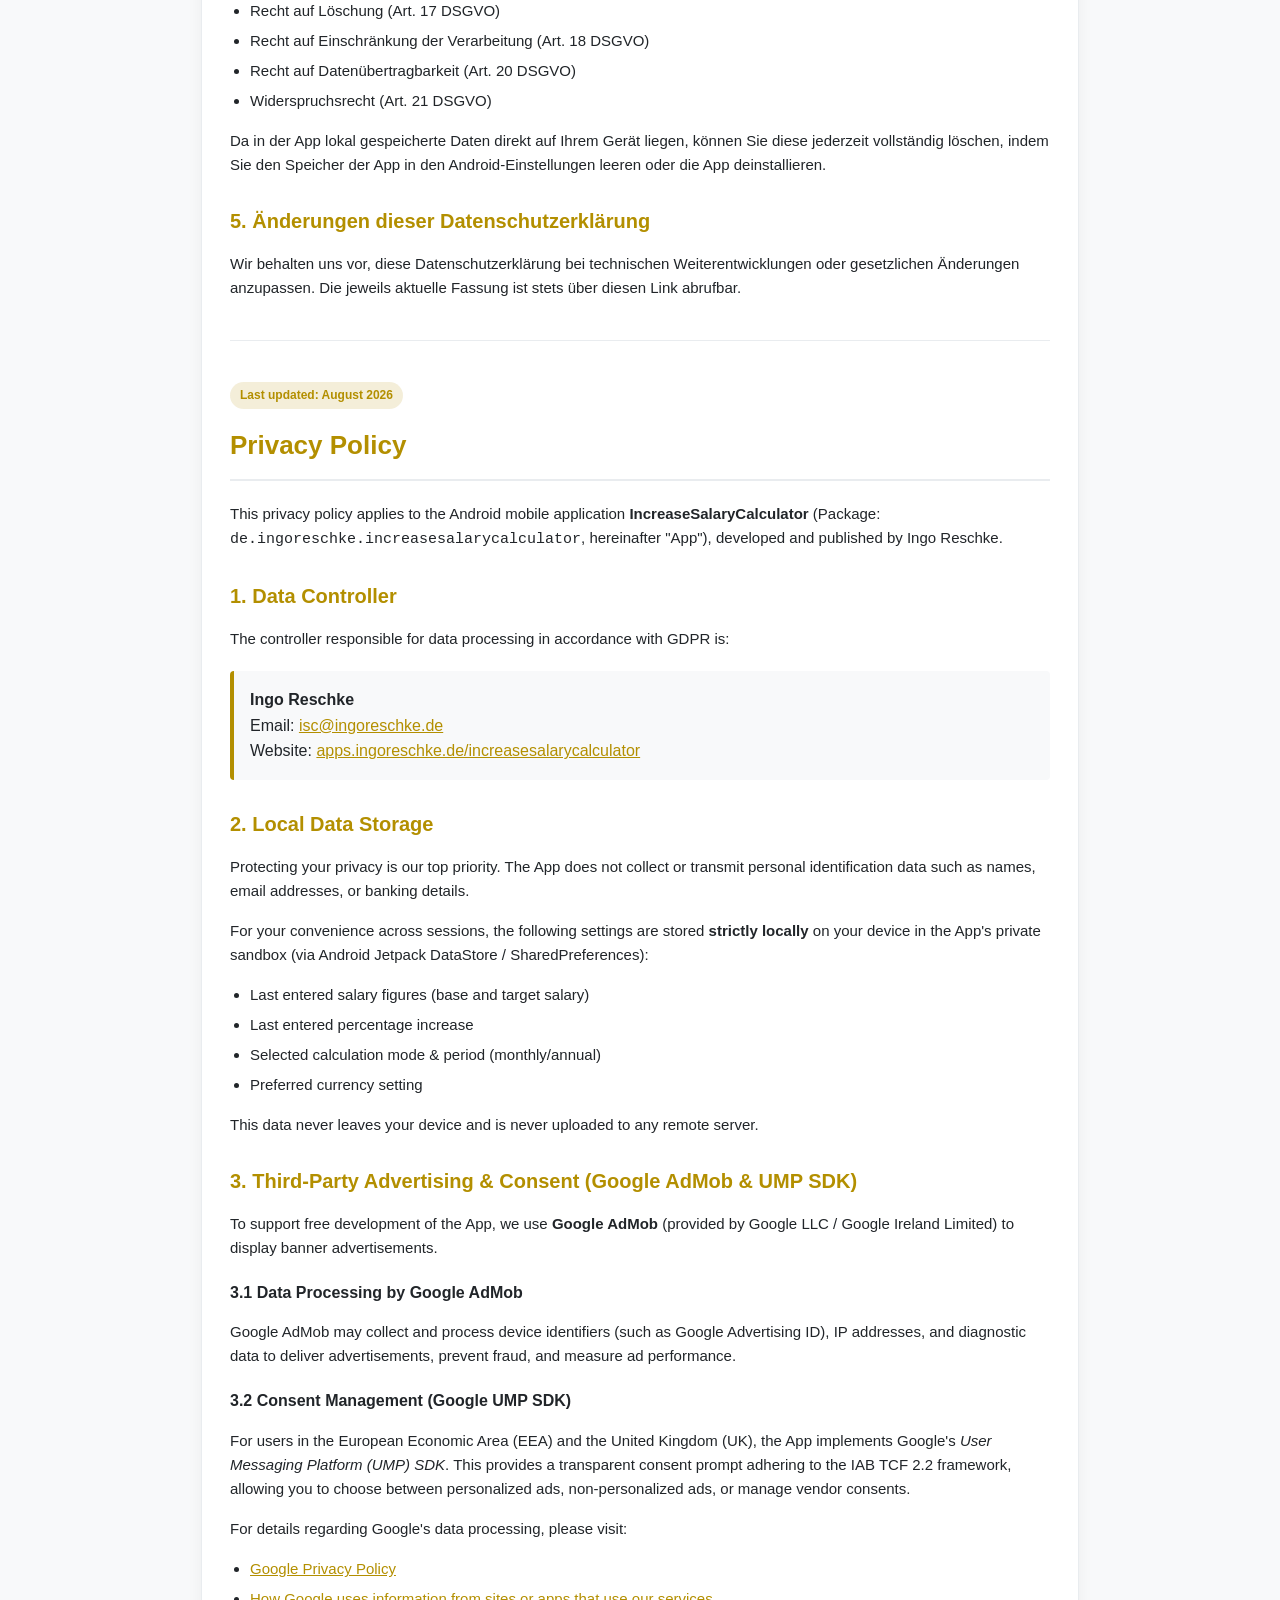
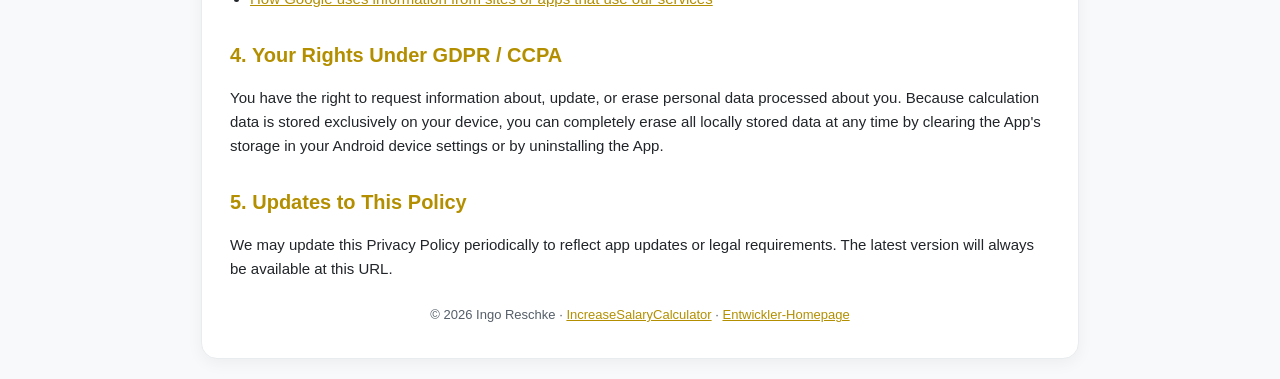
<file: website/privacypolicy.html>
<!DOCTYPE html>
<html lang="de">
<head>
    <meta charset="UTF-8">
    <meta name="viewport" content="width=device-width, initial-scale=1.0">
    <title>Datenschutzerklärung / Privacy Policy — IncreaseSalaryCalculator</title>
    <style>
        :root {
            --primary: #b38f00;
            --primary-hover: #997a00;
            --text: #212529;
            --text-secondary: #555e68;
            --bg: #f8f9fa;
            --card-bg: #ffffff;
            --border: #e9ecef;
        }
        @media (prefers-color-scheme: dark) {
            :root {
                --primary: #e6c200;
                --primary-hover: #ffd700;
                --text: #e9ecef;
                --text-secondary: #adb5bd;
                --bg: #121212;
                --card-bg: #1e1e1e;
                --border: #2d2d2d;
            }
        }
        body {
            font-family: -apple-system, BlinkMacSystemFont, "Segoe UI", Roboto, Helvetica, Arial, sans-serif;
            background-color: var(--bg);
            color: var(--text);
            line-height: 1.6;
            margin: 0;
            padding: 24px 16px;
        }
        .container {
            max-width: 820px;
            margin: 0 auto;
            background-color: var(--card-bg);
            padding: 32px 28px;
            border-radius: 16px;
            border: 1px solid var(--border);
            box-shadow: 0 4px 16px rgba(0, 0, 0, 0.05);
        }
        h1 {
            font-size: 26px;
            margin-top: 0;
            color: var(--primary);
            border-bottom: 2px solid var(--border);
            padding-bottom: 12px;
        }
        h2 {
            font-size: 20px;
            margin-top: 28px;
            margin-bottom: 12px;
            color: var(--primary);
        }
        h3 {
            font-size: 16px;
            margin-top: 20px;
            margin-bottom: 8px;
        }
        p, ul {
            font-size: 15px;
            color: var(--text);
            margin-bottom: 16px;
        }
        ul {
            padding-left: 20px;
        }
        li {
            margin-bottom: 6px;
        }
        a {
            color: var(--primary);
            text-decoration: underline;
        }
        a:hover {
            color: var(--primary-hover);
        }
        .lang-switch {
            display: flex;
            gap: 12px;
            margin-bottom: 24px;
        }
        .lang-btn {
            background-color: var(--bg);
            border: 1px solid var(--border);
            color: var(--text);
            padding: 8px 16px;
            border-radius: 8px;
            cursor: pointer;
            font-weight: bold;
            text-decoration: none;
            font-size: 14px;
        }
        .lang-btn:hover {
            border-color: var(--primary);
        }
        .badge {
            display: inline-block;
            background: rgba(179, 143, 0, 0.15);
            color: var(--primary);
            padding: 4px 10px;
            border-radius: 20px;
            font-size: 12px;
            font-weight: 600;
            margin-bottom: 16px;
        }
        .contact-box {
            background: var(--bg);
            border-left: 4px solid var(--primary);
            padding: 16px;
            border-radius: 4px;
            margin-top: 20px;
        }
        hr {
            border: none;
            border-top: 1px solid var(--border);
            margin: 40px 0;
        }
        .footer {
            margin-top: 24px;
            font-size: 13px;
            color: var(--text-secondary);
            text-align: center;
        }
    </style>
</head>
<body>

<div class="container">
    <div class="lang-switch">
        <a href="index.html" class="lang-btn">🏠 Startseite</a>
        <a href="#de" class="lang-btn">🇩🇪 Deutsch</a>
        <a href="#en" class="lang-btn">🇬🇧 English</a>
    </div>

    <!-- DEUTSCH -->
    <section id="de">
        <span class="badge">Stand: August 2026</span>
        <h1>Datenschutzerklärung</h1>
        <p>Diese Datenschutzerklärung gilt für die mobile Android-App <strong>Gehaltserhöhung Rechner</strong> (Paketname: <code>de.ingoreschke.increasesalarycalculator</code>, im Folgenden „App“), entwickelt und bereitgestellt von Ingo Reschke.</p>

        <h2>1. Verantwortlicher</h2>
        <p>Verantwortlich für die Datenverarbeitung im Sinne der Datenschutz-Grundverordnung (DSGVO) ist:</p>
        <div class="contact-box">
            <strong>Ingo Reschke</strong><br>
            E-Mail: <a href="mailto:isc@ingoreschke.de">isc@ingoreschke.de</a><br>
            Website: <a href="https://apps.ingoreschke.de/increasesalarycalculator/" target="_blank" rel="noopener">apps.ingoreschke.de/increasesalarycalculator</a>
        </div>

        <h2>2. Lokale Datenspeicherung in der App</h2>
        <p>Der Schutz Ihrer persönlichen Daten ist uns ein wichtiges Anliegen. Die App erfasst und verarbeitet <strong>keine personenbezogenen Identifikationsdaten</strong> wie Namen, Adressen oder Kontodaten.</p>
        <p>Folgende Eingaben werden zur Steigerung des Nutzungskomforts <strong>ausschließlich lokal</strong> auf Ihrem Endgerät im geschützten Speicherbereich der App (via Android Jetpack DataStore / SharedPreferences) gespeichert:</p>
        <ul>
            <li>Zuletzt eingegebener Gehaltswert (Basis- und Zielgehalt)</li>
            <li>Zuletzt gewählter Prozentsatz</li>
            <li>Gewählte Berechnungseinstellungen (Monatlich/Jährlich, Prozentual/Zielgehalt)</li>
            <li>Gewählte Währungspräferenz</li>
        </ul>
        <p>Diese Werte verbleiben ausschließlich auf Ihrem Gerät und werden zu keinem Zeitpunkt an eigene oder fremde Server übertragen.</p>

        <h2>3. Werbedienste &amp; Drittanbieter (Google AdMob &amp; Google UMP)</h2>
        <p>Zur Finanzierung und kostenfreien Bereitstellung der App nutzen wir den Werbedienst <strong>Google AdMob</strong> (Google Ireland Limited, Gordon House, Barrow Street, Dublin 4, Irland).</p>
        
        <h3>3.1 Datenverarbeitung durch AdMob</h3>
        <p>Beim Laden von Werbebannern können durch Google AdMob pseudonymisierte Nutzungsdaten, technische Geräteinformationen (z.&nbsp;B. Werbe-ID / Advertising ID, IP-Adresse, Gerätemodell, Betriebssystemversion) erfasst werden, um Werbung bereitzustellen und Werbebetrug zu verhindern.</p>

        <h3>3.2 Einwilligungsmanagement (Google UMP SDK)</h3>
        <p>Für Nutzer im Europäischen Wirtschaftsraum (EWR) und im Vereinigten Königreich (UK) ist das <em>Google User Messaging Platform (UMP) SDK</em> integriert. Beim Start der App wird Ihnen ein Einwilligungsdialog nach dem IAB TCF 2.2 Standard angezeigt, über den Sie selbst entscheiden können, ob Sie personalisierte Werbung, nicht-personalisierte Werbung oder ausschließlich berechtigtes Interesse zulassen möchten. Sie können Ihre Einstellungen jederzeit anpassen.</p>

        <p>Weitere Informationen zur Datennutzung durch Google finden Sie unter:</p>
        <ul>
            <li><a href="https://policies.google.com/privacy" target="_blank" rel="noopener">Google Datenschutzerklärung</a></li>
            <li><a href="https://policies.google.com/technologies/ads" target="_blank" rel="noopener">Wie Google Daten bei Nutzung von Partner-Apps verwendet</a></li>
        </ul>

        <h2>4. Ihre Rechte nach der DSGVO</h2>
        <p>Ihnen stehen nach der DSGVO grundsätzlich folgende Rechte zu, soweit personenbezogene Daten verarbeitet werden:</p>
        <ul>
            <li>Recht auf Auskunft (Art. 15 DSGVO)</li>
            <li>Recht auf Berichtigung (Art. 16 DSGVO)</li>
            <li>Recht auf Löschung (Art. 17 DSGVO)</li>
            <li>Recht auf Einschränkung der Verarbeitung (Art. 18 DSGVO)</li>
            <li>Recht auf Datenübertragbarkeit (Art. 20 DSGVO)</li>
            <li>Widerspruchsrecht (Art. 21 DSGVO)</li>
        </ul>
        <p>Da in der App lokal gespeicherte Daten direkt auf Ihrem Gerät liegen, können Sie diese jederzeit vollständig löschen, indem Sie den Speicher der App in den Android-Einstellungen leeren oder die App deinstallieren.</p>

        <h2>5. Änderungen dieser Datenschutzerklärung</h2>
        <p>Wir behalten uns vor, diese Datenschutzerklärung bei technischen Weiterentwicklungen oder gesetzlichen Änderungen anzupassen. Die jeweils aktuelle Fassung ist stets über diesen Link abrufbar.</p>
    </section>

    <hr>

    <!-- ENGLISH -->
    <section id="en">
        <span class="badge">Last updated: August 2026</span>
        <h1>Privacy Policy</h1>
        <p>This privacy policy applies to the Android mobile application <strong>IncreaseSalaryCalculator</strong> (Package: <code>de.ingoreschke.increasesalarycalculator</code>, hereinafter "App"), developed and published by Ingo Reschke.</p>

        <h2>1. Data Controller</h2>
        <p>The controller responsible for data processing in accordance with GDPR is:</p>
        <div class="contact-box">
            <strong>Ingo Reschke</strong><br>
            Email: <a href="mailto:isc@ingoreschke.de">isc@ingoreschke.de</a><br>
            Website: <a href="https://apps.ingoreschke.de/increasesalarycalculator/" target="_blank" rel="noopener">apps.ingoreschke.de/increasesalarycalculator</a>
        </div>

        <h2>2. Local Data Storage</h2>
        <p>Protecting your privacy is our top priority. The App does not collect or transmit personal identification data such as names, email addresses, or banking details.</p>
        <p>For your convenience across sessions, the following settings are stored <strong>strictly locally</strong> on your device in the App's private sandbox (via Android Jetpack DataStore / SharedPreferences):</p>
        <ul>
            <li>Last entered salary figures (base and target salary)</li>
            <li>Last entered percentage increase</li>
            <li>Selected calculation mode &amp; period (monthly/annual)</li>
            <li>Preferred currency setting</li>
        </ul>
        <p>This data never leaves your device and is never uploaded to any remote server.</p>

        <h2>3. Third-Party Advertising &amp; Consent (Google AdMob &amp; UMP SDK)</h2>
        <p>To support free development of the App, we use <strong>Google AdMob</strong> (provided by Google LLC / Google Ireland Limited) to display banner advertisements.</p>

        <h3>3.1 Data Processing by Google AdMob</h3>
        <p>Google AdMob may collect and process device identifiers (such as Google Advertising ID), IP addresses, and diagnostic data to deliver advertisements, prevent fraud, and measure ad performance.</p>

        <h3>3.2 Consent Management (Google UMP SDK)</h3>
        <p>For users in the European Economic Area (EEA) and the United Kingdom (UK), the App implements Google's <em>User Messaging Platform (UMP) SDK</em>. This provides a transparent consent prompt adhering to the IAB TCF 2.2 framework, allowing you to choose between personalized ads, non-personalized ads, or manage vendor consents.</p>

        <p>For details regarding Google's data processing, please visit:</p>
        <ul>
            <li><a href="https://policies.google.com/privacy" target="_blank" rel="noopener">Google Privacy Policy</a></li>
            <li><a href="https://policies.google.com/technologies/ads" target="_blank" rel="noopener">How Google uses information from sites or apps that use our services</a></li>
        </ul>

        <h2>4. Your Rights Under GDPR / CCPA</h2>
        <p>You have the right to request information about, update, or erase personal data processed about you. Because calculation data is stored exclusively on your device, you can completely erase all locally stored data at any time by clearing the App's storage in your Android device settings or by uninstalling the App.</p>

        <h2>5. Updates to This Policy</h2>
        <p>We may update this Privacy Policy periodically to reflect app updates or legal requirements. The latest version will always be available at this URL.</p>
    </section>

    <div class="footer">
        &copy; 2026 Ingo Reschke &middot; <a href="index.html">IncreaseSalaryCalculator</a> &middot; <a href="https://ingo-reschke.de/" target="_blank" rel="noopener">Entwickler-Homepage</a>
    </div>
</div>

</body>
</html>
</file>
<file: website/css/style.css>
/* ==========================================================================
   IncreaseSalaryCalculator Website Stylesheet
   Modern, responsive design for app landing page & legal documents
   ========================================================================== */

:root {
  --font-sans: -apple-system, BlinkMacSystemFont, "Segoe UI", Roboto, "Helvetica Neue", Arial, sans-serif;
  --color-primary: #059669;
  --color-primary-dark: #047857;
  --color-primary-light: #ecfdf5;
  --color-primary-subtle: #d1fae5;
  --color-accent: #d97706;
  --color-accent-light: #fef3c7;
  
  --color-text-main: #0f172a;
  --color-text-muted: #475569;
  --color-text-light: #94a3b8;
  
  --color-bg-body: #f8fafc;
  --color-bg-card: #ffffff;
  --color-bg-subtle: #f1f5f9;
  --color-border: #e2e8f0;
  --color-border-light: #f1f5f9;

  --shadow-sm: 0 1px 3px rgba(0, 0, 0, 0.05), 0 1px 2px rgba(0, 0, 0, 0.03);
  --shadow-md: 0 4px 16px -2px rgba(0, 0, 0, 0.06), 0 2px 6px -1px rgba(0, 0, 0, 0.03);
  --shadow-lg: 0 16px 32px -4px rgba(0, 0, 0, 0.08), 0 6px 12px -2px rgba(0, 0, 0, 0.04);
  --shadow-mockup: 0 20px 40px -10px rgba(5, 150, 105, 0.15), 0 10px 20px -5px rgba(0, 0, 0, 0.06);

  --radius-sm: 8px;
  --radius-md: 14px;
  --radius-lg: 20px;
  --radius-xl: 28px;
  --radius-full: 9999px;

  --max-width: 1120px;
  --transition-base: 0.2s ease-in-out;
}

*, *::before, *::after {
  box-sizing: border-box;
  margin: 0;
  padding: 0;
}

html {
  scroll-behavior: smooth;
  font-size: 16px;
  -webkit-text-size-adjust: 100%;
}

body {
  font-family: var(--font-sans);
  background-color: var(--color-bg-body);
  color: var(--color-text-main);
  line-height: 1.6;
  min-height: 100vh;
  display: flex;
  flex-direction: column;
}

img {
  max-width: 100%;
  height: auto;
  display: block;
}

a {
  color: var(--color-primary);
  text-decoration: none;
  transition: color var(--transition-base);
}

a:hover {
  color: var(--color-primary-dark);
}

/* ---------------- Container & Layout ---------------- */
.container {
  width: 100%;
  max-width: var(--max-width);
  margin: 0 auto;
  padding: 0 1.5rem;
}

/* ---------------- Header ---------------- */
.site-header {
  background-color: rgba(255, 255, 255, 0.95);
  backdrop-filter: blur(10px);
  -webkit-backdrop-filter: blur(10px);
  border-bottom: 1px solid var(--color-border);
  position: sticky;
  top: 0;
  z-index: 100;
}

.nav-wrapper {
  display: flex;
  justify-content: space-between;
  align-items: center;
  padding: 0.85rem 0;
}

.brand {
  display: flex;
  align-items: center;
  gap: 0.85rem;
  text-decoration: none;
}

.brand-icon {
  width: 44px;
  height: 44px;
  border-radius: var(--radius-md);
  box-shadow: var(--shadow-sm);
}

.brand-title {
  display: flex;
  flex-direction: column;
}

.brand-name {
  font-size: 1.2rem;
  font-weight: 700;
  color: var(--color-text-main);
  line-height: 1.2;
}

.brand-subtitle {
  font-size: 0.8rem;
  color: var(--color-text-muted);
  font-weight: 500;
}

.header-actions {
  display: flex;
  align-items: center;
  gap: 1rem;
}

.lang-switch {
  display: flex;
  align-items: center;
  background: var(--color-bg-subtle);
  border-radius: var(--radius-full);
  padding: 3px;
  border: 1px solid var(--color-border);
}

.lang-switch a {
  display: inline-block;
  padding: 4px 12px;
  font-size: 0.85rem;
  font-weight: 600;
  color: var(--color-text-muted);
  border-radius: var(--radius-full);
  transition: all var(--transition-base);
}

.lang-switch a.active {
  background: var(--color-bg-card);
  color: var(--color-primary-dark);
  box-shadow: var(--shadow-sm);
}

/* ---------------- Hero Section ---------------- */
.hero {
  padding: 4.5rem 0 3.5rem;
  overflow: hidden;
}

.hero-grid {
  display: grid;
  grid-template-columns: 1.2fr 0.8fr;
  gap: 3.5rem;
  align-items: center;
}

.hero-badge {
  display: inline-flex;
  align-items: center;
  gap: 0.5rem;
  background: var(--color-primary-light);
  color: var(--color-primary-dark);
  padding: 0.35rem 1rem;
  border-radius: var(--radius-full);
  font-size: 0.85rem;
  font-weight: 600;
  margin-bottom: 1.25rem;
  border: 1px solid var(--color-primary-subtle);
}

.hero h1 {
  font-size: 2.75rem;
  line-height: 1.15;
  font-weight: 800;
  color: var(--color-text-main);
  margin-bottom: 1.25rem;
  letter-spacing: -0.02em;
}

.hero p.lead {
  font-size: 1.15rem;
  line-height: 1.6;
  color: var(--color-text-muted);
  margin-bottom: 2rem;
}

.download-cta-box {
  display: flex;
  flex-wrap: wrap;
  align-items: center;
  gap: 1.5rem;
}

.cta-buttons {
  display: flex;
  flex-direction: column;
  gap: 0.5rem;
}

.cta-note {
  font-size: 0.8rem;
  color: var(--color-text-muted);
  padding-left: 0.5rem;
}

.play-badge-link {
  display: inline-flex;
  align-items: center;
  gap: 0.85rem;
  background: #000000;
  color: #ffffff !important;
  padding: 0.75rem 1.4rem;
  border-radius: var(--radius-md);
  box-shadow: var(--shadow-md);
  transition: transform var(--transition-base), box-shadow var(--transition-base);
  text-decoration: none;
}

.play-badge-link:hover {
  transform: translateY(-2px);
  box-shadow: var(--shadow-lg);
  color: #ffffff !important;
}

.play-badge-svg {
  width: 28px;
  height: 28px;
  flex-shrink: 0;
}

.play-badge-text {
  display: flex;
  flex-direction: column;
  text-align: left;
}

.play-badge-subtitle {
  font-size: 0.65rem;
  text-transform: uppercase;
  letter-spacing: 0.05em;
  opacity: 0.9;
  line-height: 1;
}

.play-badge-title {
  font-size: 1.15rem;
  font-weight: 700;
  line-height: 1.2;
  letter-spacing: -0.01em;
}

.cta-qr {
  display: flex;
  flex-direction: column;
  align-items: center;
  gap: 0.35rem;
  background: var(--color-bg-card);
  padding: 0.6rem;
  border-radius: var(--radius-md);
  border: 1px solid var(--color-border);
  box-shadow: var(--shadow-sm);
}

.cta-qr-label {
  font-size: 0.7rem;
  color: var(--color-text-muted);
  font-weight: 600;
}

/* ---------------- Interactive Calculator Mockup Card ---------------- */
.hero-visual {
  display: flex;
  justify-content: center;
}

.interactive-mockup {
  background: var(--color-bg-card);
  border: 1px solid var(--color-border);
  border-radius: var(--radius-xl);
  box-shadow: var(--shadow-mockup);
  padding: 1.75rem;
  width: 100%;
  max-width: 380px;
  display: flex;
  flex-direction: column;
  gap: 1.25rem;
}

.mockup-header {
  display: flex;
  justify-content: space-between;
  align-items: center;
  border-bottom: 1px solid var(--color-border-light);
  padding-bottom: 0.85rem;
}

.mockup-app-title {
  font-weight: 700;
  font-size: 1rem;
  color: var(--color-text-main);
  display: flex;
  align-items: center;
  gap: 0.5rem;
}

.mockup-currency-badge {
  background: var(--color-primary-light);
  color: var(--color-primary-dark);
  font-size: 0.75rem;
  font-weight: 700;
  padding: 0.2rem 0.6rem;
  border-radius: var(--radius-full);
}

.mockup-input-group {
  display: flex;
  flex-direction: column;
  gap: 0.4rem;
}

.mockup-label {
  font-size: 0.8rem;
  font-weight: 600;
  color: var(--color-text-muted);
}

.mockup-input-field {
  background: var(--color-bg-subtle);
  border: 1px solid var(--color-border);
  border-radius: var(--radius-sm);
  padding: 0.6rem 0.85rem;
  font-size: 1.1rem;
  font-weight: 700;
  color: var(--color-text-main);
  display: flex;
  justify-content: space-between;
  align-items: center;
}

.mockup-input-field input {
  border: none;
  background: transparent;
  font-size: 1.1rem;
  font-weight: 700;
  color: var(--color-text-main);
  width: 100%;
  outline: none;
  font-family: inherit;
}

.mockup-chips {
  display: flex;
  flex-wrap: wrap;
  gap: 0.4rem;
}

.mockup-chip {
  background: var(--color-bg-subtle);
  border: 1px solid var(--color-border);
  border-radius: var(--radius-full);
  padding: 0.25rem 0.65rem;
  font-size: 0.75rem;
  font-weight: 600;
  color: var(--color-text-muted);
  cursor: pointer;
  transition: all var(--transition-base);
  border: 1px solid var(--color-border);
}

.mockup-chip.active {
  background: var(--color-primary);
  color: #ffffff;
  border-color: var(--color-primary);
}

.mockup-slider {
  width: 100%;
  accent-color: var(--color-primary);
  cursor: pointer;
}

.mockup-result-card {
  background: linear-gradient(135deg, var(--color-primary-light) 0%, #ffffff 100%);
  border: 1px solid var(--color-primary-subtle);
  border-radius: var(--radius-md);
  padding: 1.25rem;
  display: flex;
  flex-direction: column;
  gap: 0.75rem;
}

.mockup-result-row {
  display: flex;
  justify-content: space-between;
  align-items: baseline;
}

.mockup-result-label {
  font-size: 0.85rem;
  color: var(--color-text-muted);
  font-weight: 500;
}

.mockup-result-value {
  font-size: 1.35rem;
  font-weight: 800;
  color: var(--color-primary-dark);
}

.mockup-result-diff {
  font-size: 0.95rem;
  font-weight: 700;
  color: var(--color-accent);
}

/* ---------------- Sections ---------------- */
.section {
  padding: 4.5rem 0;
}

.section-alt {
  background-color: #ffffff;
  border-top: 1px solid var(--color-border);
  border-bottom: 1px solid var(--color-border);
}

.section-header {
  text-align: center;
  max-width: 700px;
  margin: 0 auto 3.5rem;
}

.section-header h2 {
  font-size: 2.2rem;
  font-weight: 800;
  color: var(--color-text-main);
  margin-bottom: 0.85rem;
  letter-spacing: -0.01em;
}

.section-header p {
  font-size: 1.1rem;
  color: var(--color-text-muted);
}

/* ---------------- Features Grid ---------------- */
.features-grid {
  display: grid;
  grid-template-columns: repeat(auto-fit, minmax(300px, 1fr));
  gap: 1.75rem;
}

.feature-card {
  background: var(--color-bg-card);
  border: 1px solid var(--color-border);
  border-radius: var(--radius-lg);
  padding: 2rem;
  box-shadow: var(--shadow-sm);
  transition: transform var(--transition-base), box-shadow var(--transition-base);
}

.feature-card:hover {
  transform: translateY(-4px);
  box-shadow: var(--shadow-md);
}

.feature-icon {
  width: 48px;
  height: 48px;
  border-radius: var(--radius-md);
  background: var(--color-primary-light);
  color: var(--color-primary);
  display: flex;
  align-items: center;
  justify-content: center;
  margin-bottom: 1.25rem;
}

.feature-icon svg {
  width: 24px;
  height: 24px;
}

.feature-card h3 {
  font-size: 1.25rem;
  font-weight: 700;
  color: var(--color-text-main);
  margin-bottom: 0.6rem;
}

.feature-card p {
  font-size: 0.95rem;
  color: var(--color-text-muted);
  line-height: 1.6;
}

/* ---------------- Mode Comparison Section ---------------- */
.modes-grid {
  display: grid;
  grid-template-columns: repeat(auto-fit, minmax(320px, 1fr));
  gap: 2rem;
}

.mode-card {
  background: var(--color-bg-subtle);
  border: 1px solid var(--color-border);
  border-radius: var(--radius-lg);
  padding: 2.25rem;
  display: flex;
  flex-direction: column;
  gap: 1rem;
}

.mode-badge {
  align-self: flex-start;
  font-size: 0.75rem;
  font-weight: 700;
  text-transform: uppercase;
  letter-spacing: 0.05em;
  background: var(--color-primary);
  color: #ffffff;
  padding: 0.3rem 0.75rem;
  border-radius: var(--radius-full);
}

.mode-card h3 {
  font-size: 1.35rem;
  font-weight: 700;
  color: var(--color-text-main);
}

.mode-card ul {
  list-style: none;
  display: flex;
  flex-direction: column;
  gap: 0.6rem;
  margin-top: 0.5rem;
}

.mode-card li {
  display: flex;
  align-items: flex-start;
  gap: 0.6rem;
  font-size: 0.95rem;
  color: var(--color-text-muted);
}

.mode-card li::before {
  content: "✓";
  color: var(--color-primary);
  font-weight: 800;
}

/* ---------------- Download Bottom Section ---------------- */
.download-section {
  background: linear-gradient(135deg, var(--color-primary-dark) 0%, #064e3b 100%);
  border-radius: var(--radius-xl);
  color: #ffffff;
  padding: 3.5rem 3rem;
  margin: 3rem auto;
}

.download-inner {
  display: grid;
  grid-template-columns: 1.2fr 0.8fr;
  gap: 2.5rem;
  align-items: center;
}

.download-content h2 {
  font-size: 2.25rem;
  font-weight: 800;
  margin-bottom: 1rem;
  line-height: 1.2;
}

.download-content p {
  font-size: 1.1rem;
  opacity: 0.9;
  margin-bottom: 2rem;
  line-height: 1.6;
}

.download-qr-box {
  display: flex;
  flex-direction: column;
  align-items: center;
  justify-content: center;
  background: rgba(255, 255, 255, 0.1);
  backdrop-filter: blur(10px);
  border: 1px solid rgba(255, 255, 255, 0.2);
  border-radius: var(--radius-lg);
  padding: 1.5rem;
  gap: 0.75rem;
  text-align: center;
}

.download-qr-box img {
  border-radius: var(--radius-sm);
  background: #ffffff;
  padding: 8px;
}

.download-qr-box span {
  font-size: 0.85rem;
  font-weight: 600;
  opacity: 0.9;
}

/* ---------------- Footer ---------------- */
.site-footer {
  background: #ffffff;
  border-top: 1px solid var(--color-border);
  padding: 2.5rem 0;
  margin-top: auto;
}

.footer-inner {
  display: flex;
  justify-content: space-between;
  align-items: center;
  flex-wrap: wrap;
  gap: 1.5rem;
}

.footer-copy {
  font-size: 0.9rem;
  color: var(--color-text-muted);
}

.footer-links {
  display: flex;
  gap: 1.75rem;
  font-size: 0.9rem;
  font-weight: 500;
}

.footer-links a {
  color: var(--color-text-muted);
}

.footer-links a:hover {
  color: var(--color-primary);
}

/* ---------------- Responsive ---------------- */
@media (max-width: 900px) {
  .hero-grid,
  .download-inner {
    grid-template-columns: 1fr;
    gap: 2.5rem;
  }

  .hero h1 {
    font-size: 2.2rem;
  }

  .download-section {
    padding: 2.5rem 1.75rem;
  }
}

@media (max-width: 600px) {
  .hero {
    padding: 2.5rem 0;
  }

  .hero h1 {
    font-size: 1.85rem;
  }

  .footer-inner {
    flex-direction: column;
    text-align: center;
  }

  .footer-links {
    justify-content: center;
    flex-wrap: wrap;
  }
}
</file>
